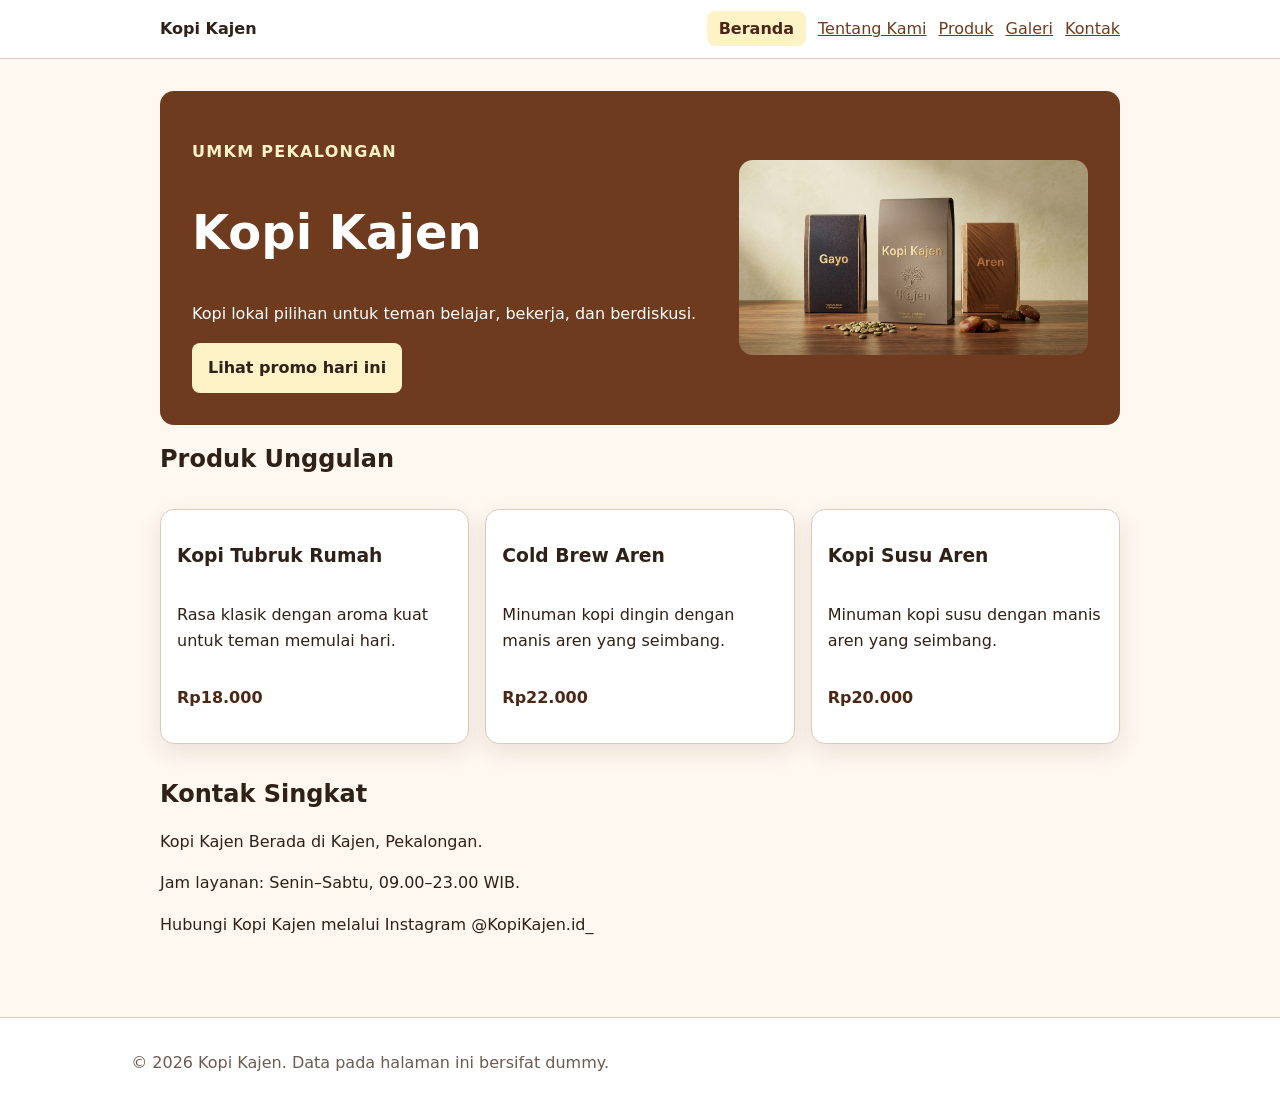
<file: index.html>
<!DOCTYPE html>
<html lang="id">
    <head>
        <meta charset="utf-8"/>
        <meta name="viewport" content="width=device-width, initial-scale=1"/>
        <title>Kopi Kajen - Website UMKM</title>
        <link rel="stylesheet" href="css/style.css"/>
        <script src="js/app.js" defer></script>
    </head>
    <body>
        <a class="skip-link" href="#konten">Lewati ke konten utama</a>
        <header class="site-header">
            <nav class="nav container" aria-label="Navigasi utama">
                <a class="brand" href="index.html">Kopi Kajen</a>

                <details class="mobile-menu">
                    <summary aria-label="Buka menu navigasi">
                        <span class="hamburger" aria-hidden="true">☰</span>
                        <span>Menu</span>
                    </summary>

                    <ul>
                        <li><a aria-current="page" href="index.html">Beranda</a></li>
                        <li><a href="tentang.html">Tentang Kami</a></li>
                        <li><a href="produk.html">Produk</a></li>
                        <li><a href="galeri.html">Galeri</a></li>
                        <li><a href="kontak.html">Kontak</a></li>
                    </ul>
                </details>

                <ul class="desktop-menu">
                    <li><a aria-current="page" href="index.html">Beranda</a></li>
                    <li><a href="tentang.html">Tentang Kami</a></li>
                    <li><a href="produk.html">Produk</a></li>
                    <li><a href="galeri.html">Galeri</a></li>
                    <li><a href="kontak.html">Kontak</a></li>
                </ul>
            </nav>
        </header>

        <main id="konten" class="page">
            <section class="hero" aria-labelledby="hero-title">
                <div class="hero-content">
                    <p class="eyebrow">UMKM Pekalongan</p>
                    <h1 id="hero-title">Kopi Kajen</h1>
                    <p>Kopi lokal pilihan untuk teman belajar, bekerja, dan berdiskusi.</p>
                    <button id="promoButton" type="button">Lihat promo hari ini</button>
                </div>
                <img class="hero-image" src="assets/images/etalase-kopi.jpg" width="1370" height="768" alt="Etalase Kopi Kajen berisi kemasan kopi lokal" />
            </section>

            <section aria-labelledby="produk-title">
                <h2 id="produk-title">Produk Unggulan</h2>
                <div class="product-grid">
                    <article class="product-card">
                        <h3>Kopi Tubruk Rumah</h3>
                        <p>Rasa klasik dengan aroma kuat untuk teman memulai hari.</p>
                        <p class="price">Rp18.000</p>
                    </article>
                    <article class="product-card">
                        <h3>Cold Brew Aren</h3>
                        <p>Minuman kopi dingin dengan manis aren yang seimbang.</p>
                        <p class="price">Rp22.000</p>
                    </article>
                    <article class="product-card">
                        <h3>Kopi Susu Aren</h3>
                        <p>Minuman kopi susu dengan manis aren yang seimbang.</p>
                        <p class="price">Rp20.000</p>
                    </article>
                </div>
            </section> 

            <section id="kontak-singkat" aria-labelledby="kontak-title">
                <h2 id="kontak-title">Kontak Singkat</h2>
                <p>Kopi Kajen Berada di Kajen, Pekalongan.</p>
                <p>Jam layanan: Senin–Sabtu, 09.00–23.00 WIB.</p>
                <p>Hubungi Kopi Kajen melalui Instagram @KopiKajen.id_</p>
            </section> 
        </main>

        <footer class="site-footer">
            <p>&copy; 2026 Kopi Kajen. Data pada halaman ini bersifat dummy.</p>
        </footer>
        <script src="js/script.js"></script>
    </body>
</html>
</file>
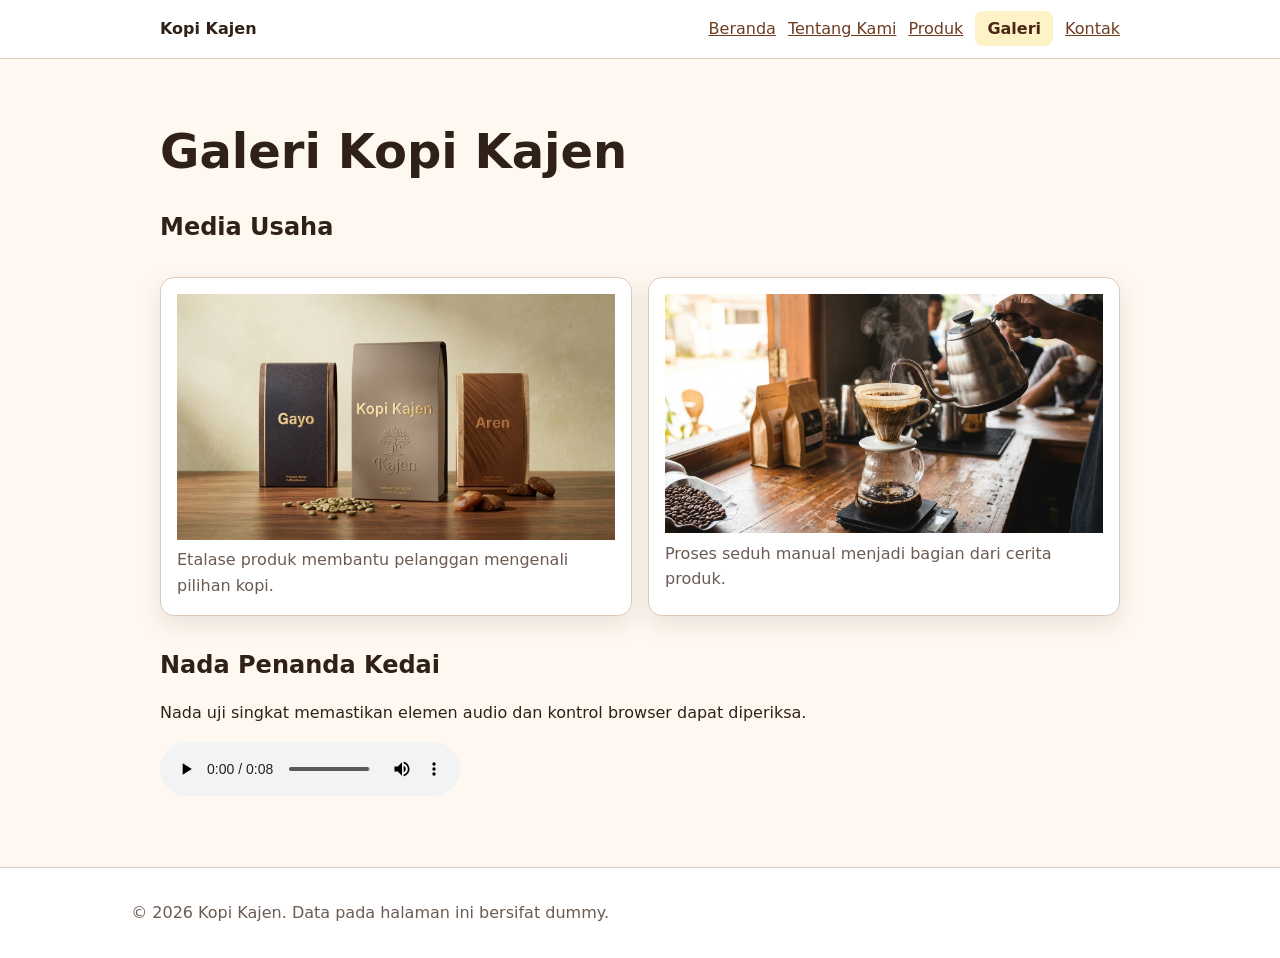
<file: galeri.html>
<!doctype html>
<html lang="id">
<head>
  <meta charset="utf-8">
  <meta name="viewport" content="width=device-width, initial-scale=1" />
  <title>Galeri Kopi Kajen - Website UMKM</title>
  <link rel="stylesheet" href="css/style.css" />
  <script src="js/app.js" defer></script>
</head>
<body>
  <a class="skip-link" href="#konten">Lewati ke konten utama</a>
  <header class="site-header">
    <nav class="nav container" aria-label="Navigasi utama">
      <a class="brand" href="index.html">Kopi Kajen</a>

      <details class="mobile-menu">
        <summary aria-label="Buka menu navigasi">
          <span class="hamburger" aria-hidden="true">☰</span>
          <span>Menu</span>
        </summary>

        <ul>
          <li><a href="index.html">Beranda</a></li>
          <li><a href="tentang.html">Tentang Kami</a></li>
          <li><a href="produk.html">Produk</a></li>
          <li><a aria-current="page" href="galeri.html">Galeri</a></li>
          <li><a href="kontak.html">Kontak</a></li>
        </ul>
      </details>

      <ul class="desktop-menu">
        <li><a href="index.html">Beranda</a></li>
        <li><a href="tentang.html">Tentang Kami</a></li>
        <li><a href="produk.html">Produk</a></li>
        <li><a aria-current="page" href="galeri.html">Galeri</a></li>
        <li><a href="kontak.html">Kontak</a></li>
      </ul>
    </nav>
  </header>

  <main id="konten" class="page">
    <h1>Galeri Kopi Kajen</h1>
    
    <section aria-labelledby="media-title">
      <h2 id="media-title">Media Usaha</h2>
      <div class="gallery-grid">
        <figure class="media-card">
          <img src="assets/images/etalase-kopi.jpg" width="1370" height="768" loading="lazy" alt="Etalase Kopi Kajen berisi kemasan kopi" />
          <figcaption>Etalase produk membantu pelanggan mengenali pilihan kopi.</figcaption>
        </figure>
        <figure class="media-card">
          <img src="assets/images/proses-seduh.jpg" width="1408" height="768" loading="lazy" alt="Barista menuang air pada dripper kopi" />
          <figcaption>Proses seduh manual menjadi bagian dari cerita produk.</figcaption>
        </figure>
      </div>
    </section>

    <section aria-labelledby="audio-title">
      <h2 id="audio-title">Nada Penanda Kedai</h2>
      <p id="audio-note">Nada uji singkat memastikan elemen audio dan kontrol browser dapat diperiksa.</p>
      <audio controls aria-describedby="audio-note">
        <source src="assets/audio/suasana-kedai.mp3" type="audio/mpeg">
        Browser Anda tidak mendukung pemutar audio.
      </audio>
    </section>
  </main>

  <footer class="site-footer">
    <p>&copy; 2026 Kopi Kajen. Data pada halaman ini bersifat dummy.</p>
  </footer>
</body>
</html>
</file>
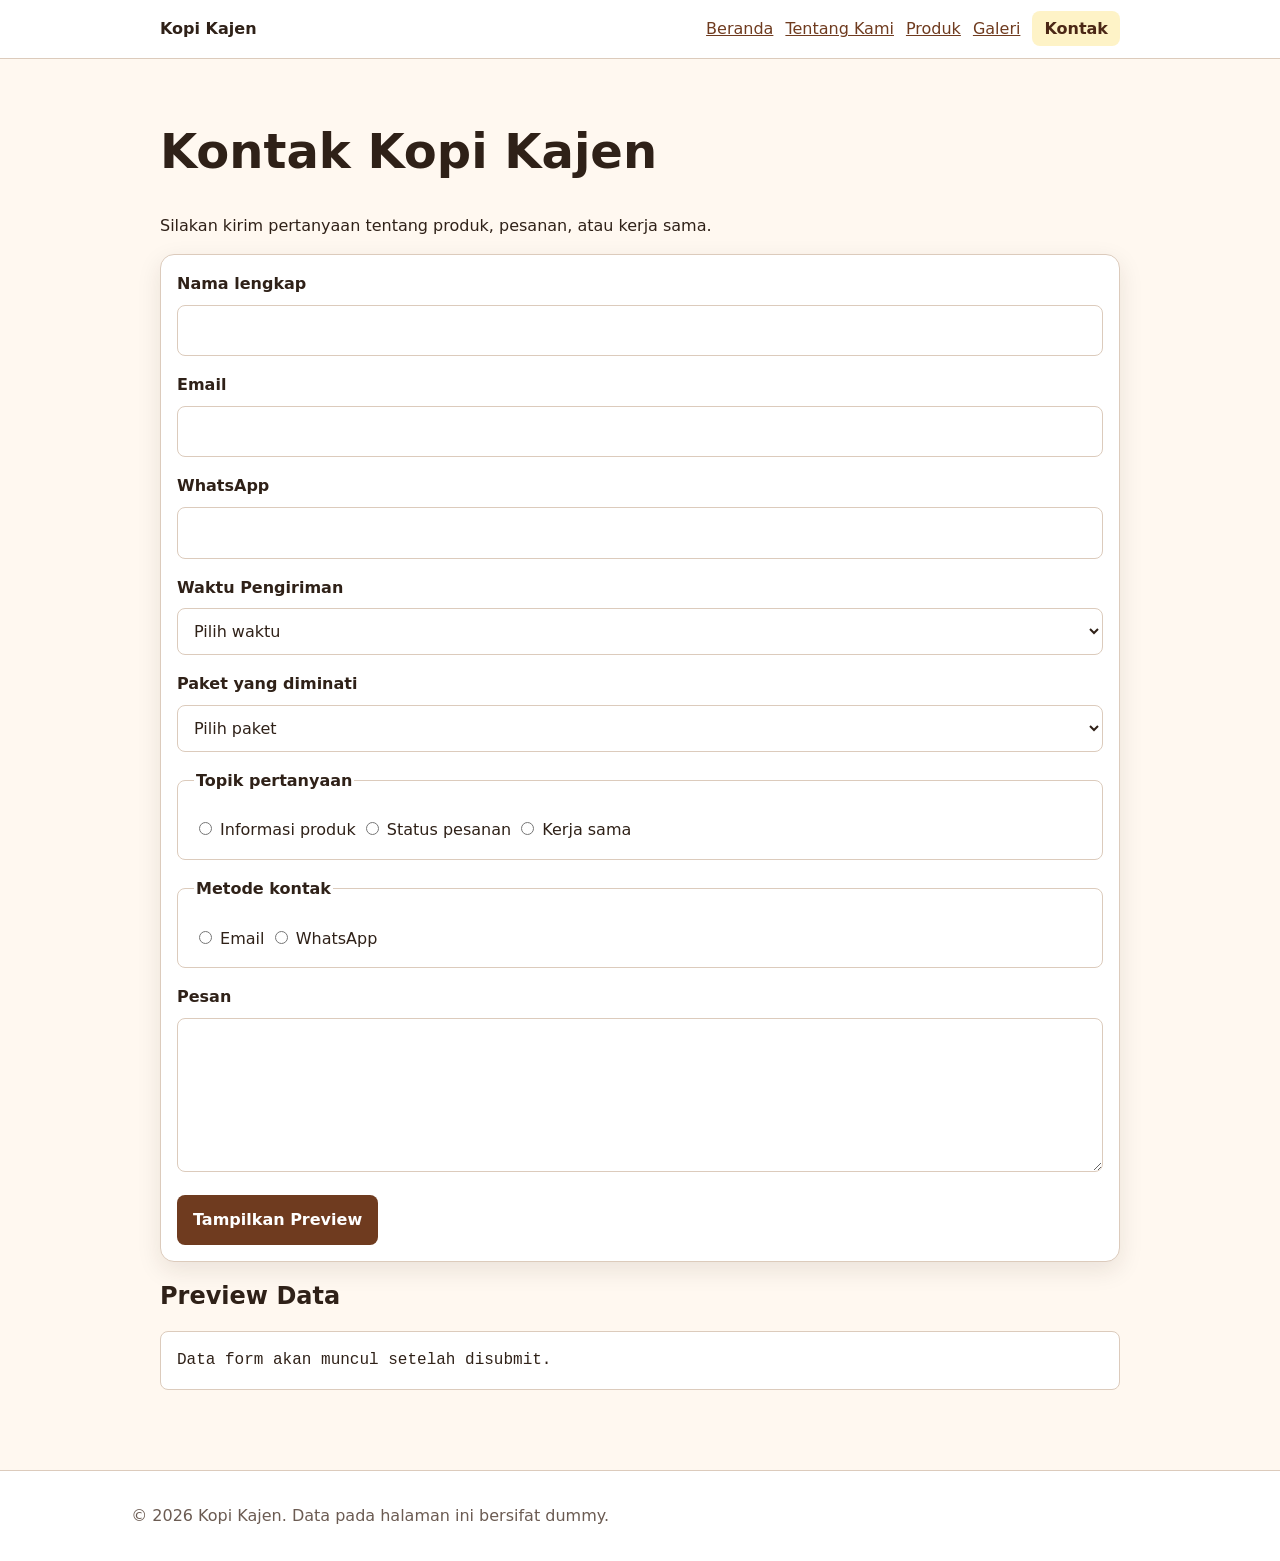
<file: kontak.html>
<!doctype html>
<html lang="id">
  <head>
    <meta charset="utf-8" />
    <meta name="viewport" content="width=device-width, initial-scale=1" />
    <title>Kontak Kopi Kajen - Website UMKM</title>
    <link rel="stylesheet" href="css/style.css" />
    <script src="js/form.js" defer></script>
    <script src="js/app.js" defer></script>
  </head>
  <body>
    <a class="skip-link" href="#konten">Lewati ke konten utama</a>
    <header class="site-header">
      <nav class="nav container" aria-label="Navigasi utama">
        <a class="brand" href="index.html">Kopi Kajen</a>

        <details class="mobile-menu">
          <summary aria-label="Buka menu navigasi">
            <span class="hamburger" aria-hidden="true">☰</span>
            <span>Menu</span>
          </summary>

          <ul>
            <li><a href="index.html">Beranda</a></li>
            <li><a href="tentang.html">Tentang Kami</a></li>
            <li><a href="produk.html">Produk</a></li>
            <li><a href="galeri.html">Galeri</a></li>
            <li><a aria-current="page" href="kontak.html">Kontak</a></li>
          </ul>
        </details>

        <ul class="desktop-menu">
          <li><a href="index.html">Beranda</a></li>
          <li><a href="tentang.html">Tentang Kami</a></li>
          <li><a href="produk.html">Produk</a></li>
          <li><a href="galeri.html">Galeri</a></li>
          <li><a aria-current="page" href="kontak.html">Kontak</a></li>
        </ul>
      </nav>
    </header>
    
    <main id="konten" class="page">
      <h1>Kontak Kopi Kajen</h1>
      <p>Silakan kirim pertanyaan tentang produk, pesanan, atau kerja sama.</p>

      <form id="form-kontak" action="#" method="post">
        <div class="field">
          <label for="nama">Nama lengkap</label>
          <input id="nama" name="nama" type="text" autocomplete="name" required />
        </div>

        <div class="field">
          <label for="email">Email</label>
          <input id="email" name="email" type="email" autocomplete="email" required />
        </div>

        <div class="field">
          <label for="whatsapp">WhatsApp</label>
          <input id="whatsapp" name="whatsapp" type="tel" autocomplete="tel" required />
        </div>

        <div class="field">
          <label for="waktu">Waktu Pengiriman</label>
          <select id="waktu" name="waktu" required>
            <option value="">Pilih waktu</option>
            <option value="pagi">Pagi </option>
            <option value="siang">Siang </option>
            <option value="sore">Sore </option>
            <option value="malam">Malam </option>
          </select>
        </div>

        <div class="field">
          <label for="paket">Paket yang diminati</label>
          <select id="paket" name="paket" required>
            <option value="">Pilih paket</option>
            <option value="rumahan">Paket rumahan</option>
            <option value="kantor">Paket kantor</option>
            <option value="reseller">Paket reseller</option>
          </select>
        </div>

        <fieldset>
          <legend>Topik pertanyaan</legend>
          <label><input type="radio" name="topik" value="produk" required /> Informasi produk</label>
          <label><input type="radio" name="topik" value="pesanan" /> Status pesanan</label>
          <label><input type="radio" name="topik" value="kerja sama" /> Kerja sama</label>
        </fieldset>

        <fieldset>
          <legend>Metode kontak</legend>
          <label><input type="radio" name="metode" value="email" /> Email</label>
          <label><input type="radio" name="metode" value="whatsapp" /> WhatsApp</label>
        </fieldset>

        <div class="field">
          <label for="pesan">Pesan</label>
          <textarea id="pesan" name="pesan" rows="5" required minlength="10"></textarea>
        </div>

        <button type="submit">Tampilkan Preview</button>
      </form>

      <section aria-labelledby="preview-title">
        <h2 id="preview-title">Preview Data</h2>
        <pre id="preview-form" aria-live="polite">Data form akan muncul setelah disubmit.</pre>
      </section>
    </main>

    <footer class="site-footer">
      <p>&copy; 2026 Kopi Kajen. Data pada halaman ini bersifat dummy.</p>
    </footer>
  </body>
</html>
</file>
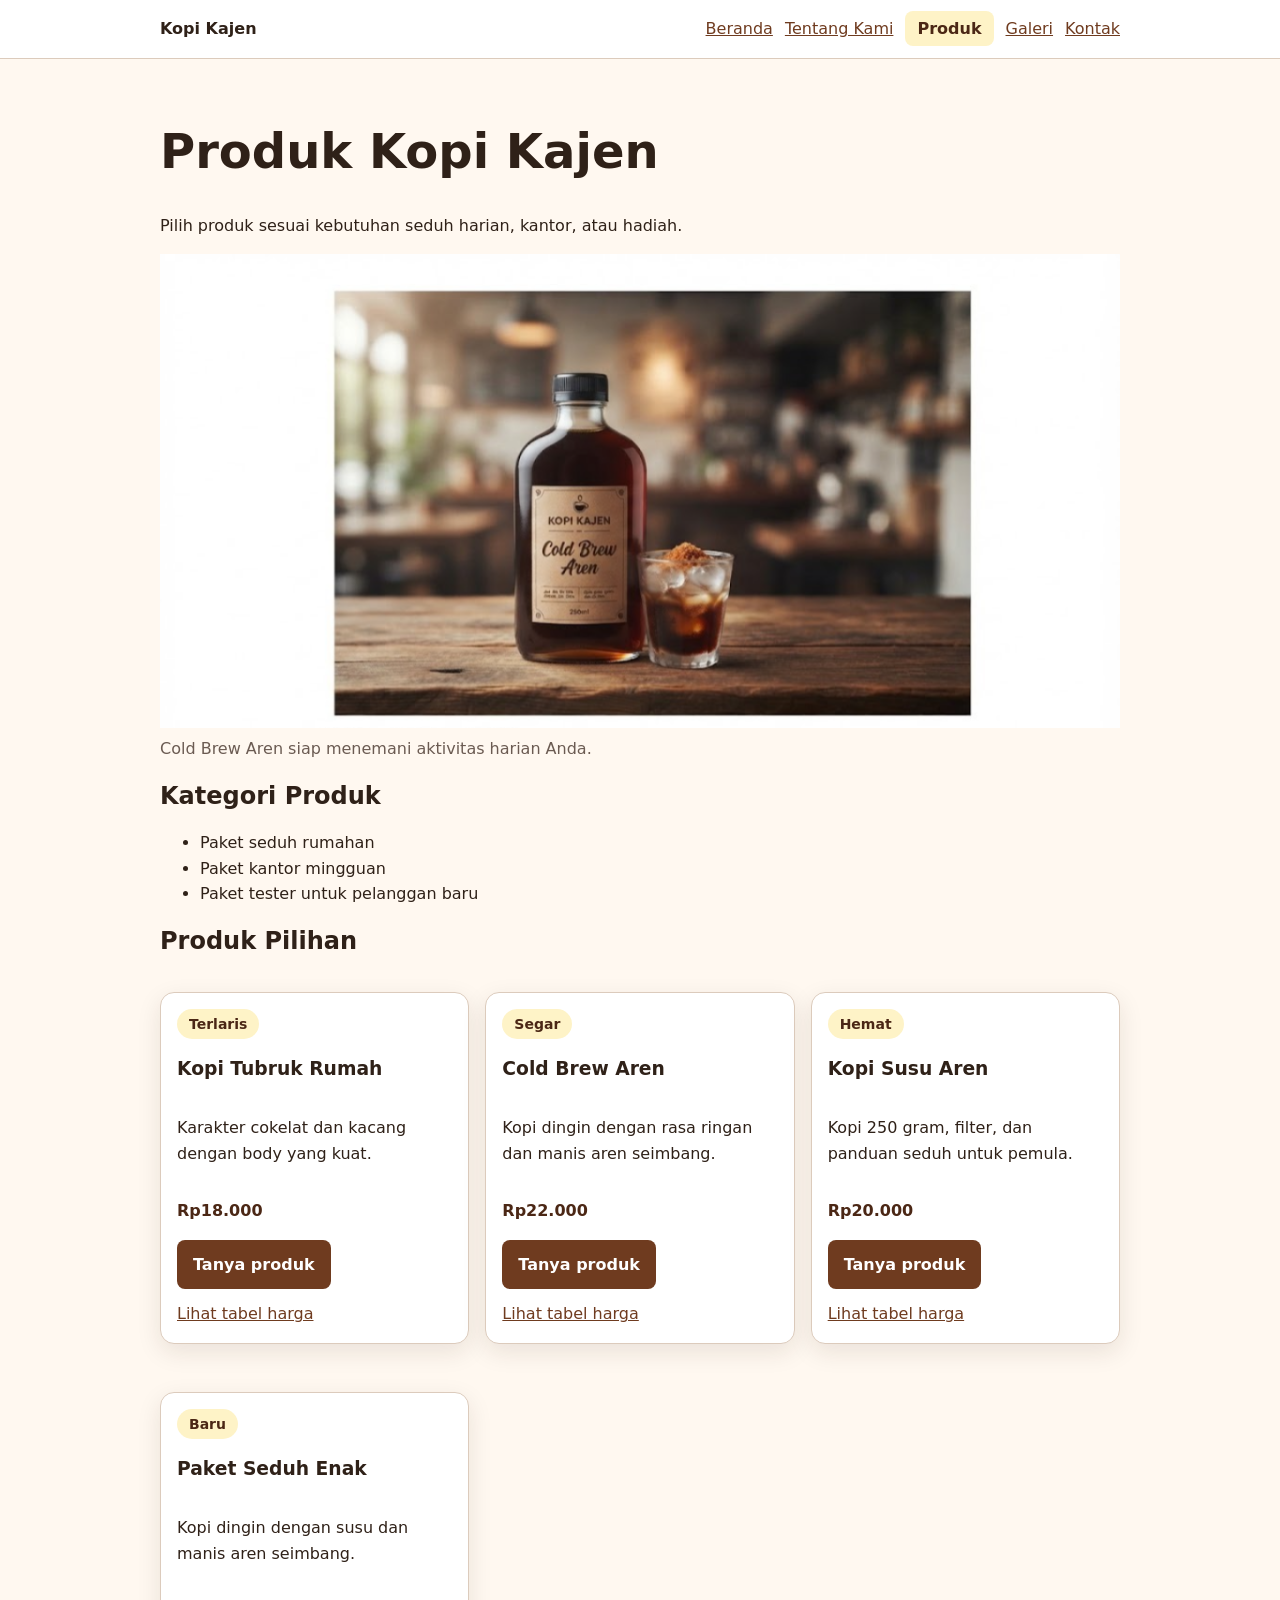
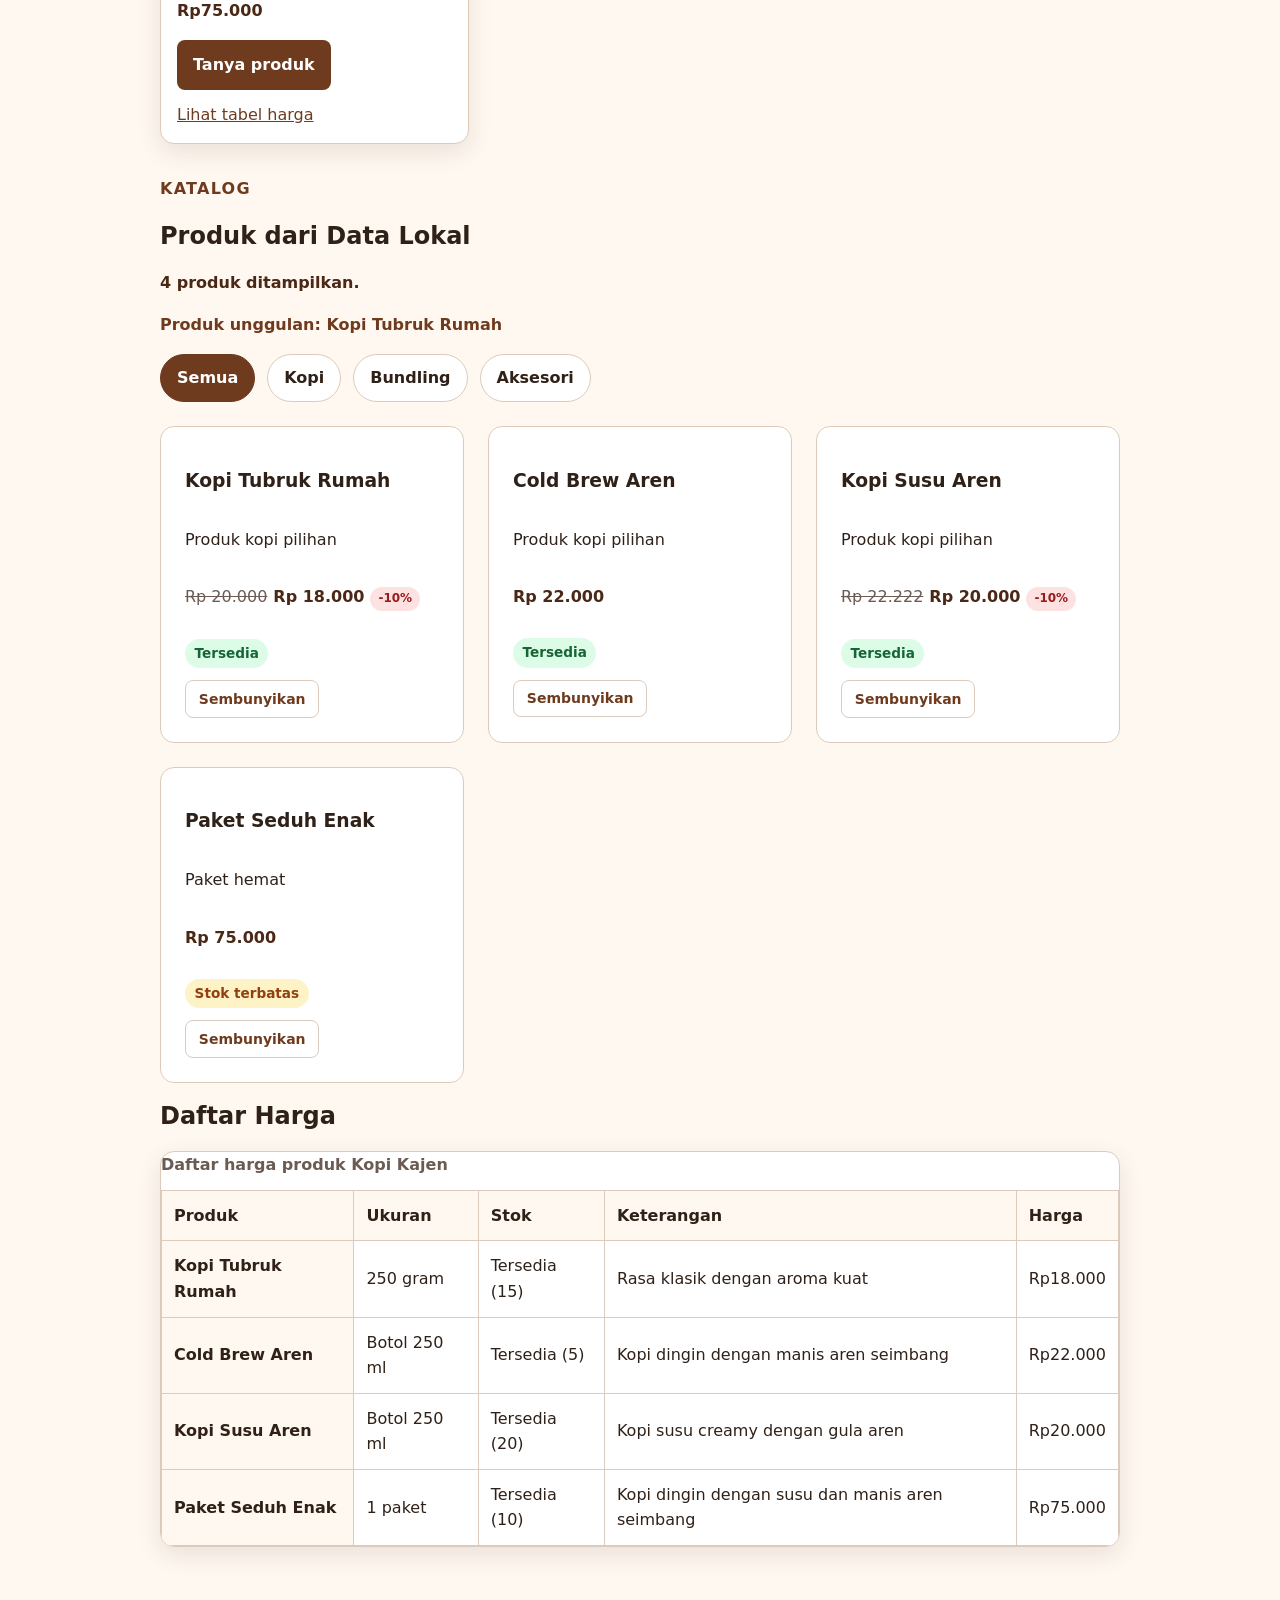
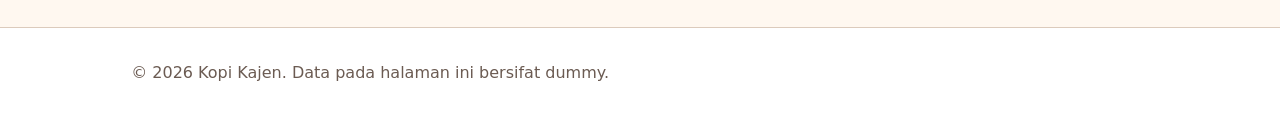
<file: produk.html>
<!doctype html>
<html lang="id">
<head>
  <meta charset="utf-8">
  <meta name="viewport" content="width=device-width, initial-scale=1" />
  <title>Produk Kopi Kajen - Website UMKM</title>
  <link rel="stylesheet" href="css/style.css" />
  <script src="js/app.js" defer></script>
</head>
<body>
  <a class="skip-link" href="#konten">Lewati ke konten utama</a>
  <header class="site-header">
    <nav class="nav container" aria-label="Navigasi utama">
      <a class="brand" href="index.html">Kopi Kajen</a>

      <details class="mobile-menu">
        <summary aria-label="Buka menu navigasi">
          <span class="hamburger" aria-hidden="true">☰</span>
          <span>Menu</span>
        </summary>

        <ul>
          <li><a href="index.html">Beranda</a></li>
          <li><a href="tentang.html">Tentang Kami</a></li>
          <li><a aria-current="page" href="produk.html">Produk</a></li>
          <li><a href="galeri.html">Galeri</a></li>
          <li><a href="kontak.html">Kontak</a></li>
        </ul>
      </details>

      <ul class="desktop-menu">
        <li><a href="index.html">Beranda</a></li>
        <li><a href="tentang.html">Tentang Kami</a></li>
        <li><a aria-current="page" href="produk.html">Produk</a></li>
        <li><a href="galeri.html">Galeri</a></li>
        <li><a href="kontak.html">Kontak</a></li>
      </ul>
    </nav>
  </header>

  <main id="konten" class="page">
    <h1>Produk Kopi Kajen</h1>
    <p>Pilih produk sesuai kebutuhan seduh harian, kantor, atau hadiah.</p>

    <section aria-labelledby="visual-produk-title">
      <h2 id="visual-produk-title" class="sr-only">Visual Produk</h2>
      <figure>
        <img src="assets/images/produk-2.jpg" width="1024" height="506" alt="Botol kemasan Cold Brew Aren lengkap dengan gelas es kopi" />
        <figcaption>Cold Brew Aren siap menemani aktivitas harian Anda.</figcaption>
      </figure>
    </section>

    <section aria-labelledby="kategori-title">
      <h2 id="kategori-title">Kategori Produk</h2>
      <ul>
        <li>Paket seduh rumahan</li>
        <li>Paket kantor mingguan</li>
        <li>Paket tester untuk pelanggan baru</li>
      </ul>
    </section>

    <section aria-labelledby="produk-pilihan-title">
      <h2 id="produk-pilihan-title">Produk Pilihan</h2>
      <div class="product-grid">
        <article class="product-card">
          <span class="product-badge">Terlaris</span>
          <h3>Kopi Tubruk Rumah</h3>
          <p>Karakter cokelat dan kacang dengan body yang kuat.</p>
          <p class="price">Rp18.000</p>
          <div class="card-actions">
            <a class="button" href="kontak.html">Tanya produk</a>
            <a href="#harga-title">Lihat tabel harga</a>
          </div>
        </article>
        <article class="product-card">
          <span class="product-badge">Segar</span>
          <h3>Cold Brew Aren</h3>
          <p>Kopi dingin dengan rasa ringan dan manis aren seimbang.</p>
          <p class="price">Rp22.000</p>
          <div class="card-actions">
            <a class="button" href="kontak.html">Tanya produk</a>
            <a href="#harga-title">Lihat tabel harga</a>
          </div>
        </article>
        <article class="product-card">
          <span class="product-badge">Hemat</span>
          <h3>Kopi Susu Aren</h3>
          <p>Kopi 250 gram, filter, dan panduan seduh untuk pemula.</p>
          <p class="price">Rp20.000</p>
          <div class="card-actions">
            <a class="button" href="kontak.html">Tanya produk</a>
            <a href="#harga-title">Lihat tabel harga</a>
          </div>
        </article>
        <article class="product-card">
          <span class="product-badge">Baru</span>
          <h3>Paket Seduh Enak</h3>
          <p>Kopi dingin dengan susu dan manis aren seimbang.</p>
          <p class="price">Rp75.000</p>
          <div class="card-actions">
            <a class="button" href="kontak.html">Tanya produk</a>
            <a href="#harga-title">Lihat tabel harga</a>
          </div>
        </article>
      </div>
    </section>

    <section class="product-section" aria-labelledby="produk-dinamis-title">
      <div class="section-heading">
        <p class="eyebrow">Katalog</p>
        <h2 id="produk-dinamis-title">Produk dari Data Lokal</h2>
        <p id="produk-status" class="produk-status">Produk belum dimuat.</p>
        <p id="produk-unggulan">Produk unggulan akan ditentukan melalui JavaScript.</p>
      </div>

      <div class="filter-bar" aria-label="Filter kategori produk">
        <button type="button" class="filter-button is-active" data-filter="Semua">Semua</button>
        <button type="button" class="filter-button" data-filter="Kopi">Kopi</button>
        <button type="button" class="filter-button" data-filter="Bundling">Bundling</button>
        <button type="button" class="filter-button" data-filter="Aksesori">Aksesori</button>
      </div>

      <div id="produk-grid" class="js-product-grid" aria-live="polite"></div>
    </section>

    <section aria-labelledby="harga-title">
      <h2 id="harga-title">Daftar Harga</h2>
      <div class="table-scroll" role="region" aria-labelledby="daftar-harga-caption" tabindex="0">
        <table>
          <caption id="daftar-harga-caption">Daftar harga produk Kopi Kajen</caption>
          <thead>
            <tr>
              <th scope="col">Produk</th>
              <th scope="col">Ukuran</th>
              <th scope="col">Stok</th>
              <th scope="col">Keterangan</th>
              <th scope="col">Harga</th>
            </tr>
          </thead>
          <tbody>
            <tr>
              <th scope="row">Kopi Tubruk Rumah</th>
              <td>250 gram</td>
              <td>Tersedia (15)</td>
              <td>Rasa klasik dengan aroma kuat</td>
              <td>Rp18.000</td>
            </tr>
            <tr>
              <th scope="row">Cold Brew Aren</th>
              <td>Botol 250 ml</td>
              <td>Tersedia (5)</td>
              <td>Kopi dingin dengan manis aren seimbang</td>
              <td>Rp22.000</td>
            </tr>
            <tr>
              <th scope="row">Kopi Susu Aren</th>
              <td>Botol 250 ml</td>
              <td>Tersedia (20)</td>
              <td>Kopi susu creamy dengan gula aren</td>
              <td>Rp20.000</td>
            </tr>
            <tr>
              <th scope="row">Paket Seduh Enak</th>
              <td>1 paket</td>
              <td>Tersedia (10)</td>
              <td>Kopi dingin dengan susu dan manis aren seimbang</td>
              <td>Rp75.000</td>
            </tr>
          </tbody>
        </table>
      </div>
    </section>
  </main>

  <footer class="site-footer">
    <p>&copy; 2026 Kopi Kajen. Data pada halaman ini bersifat dummy.</p>
  </footer>
  <script src="js/script.js"></script>
</body>
</html>
</file>
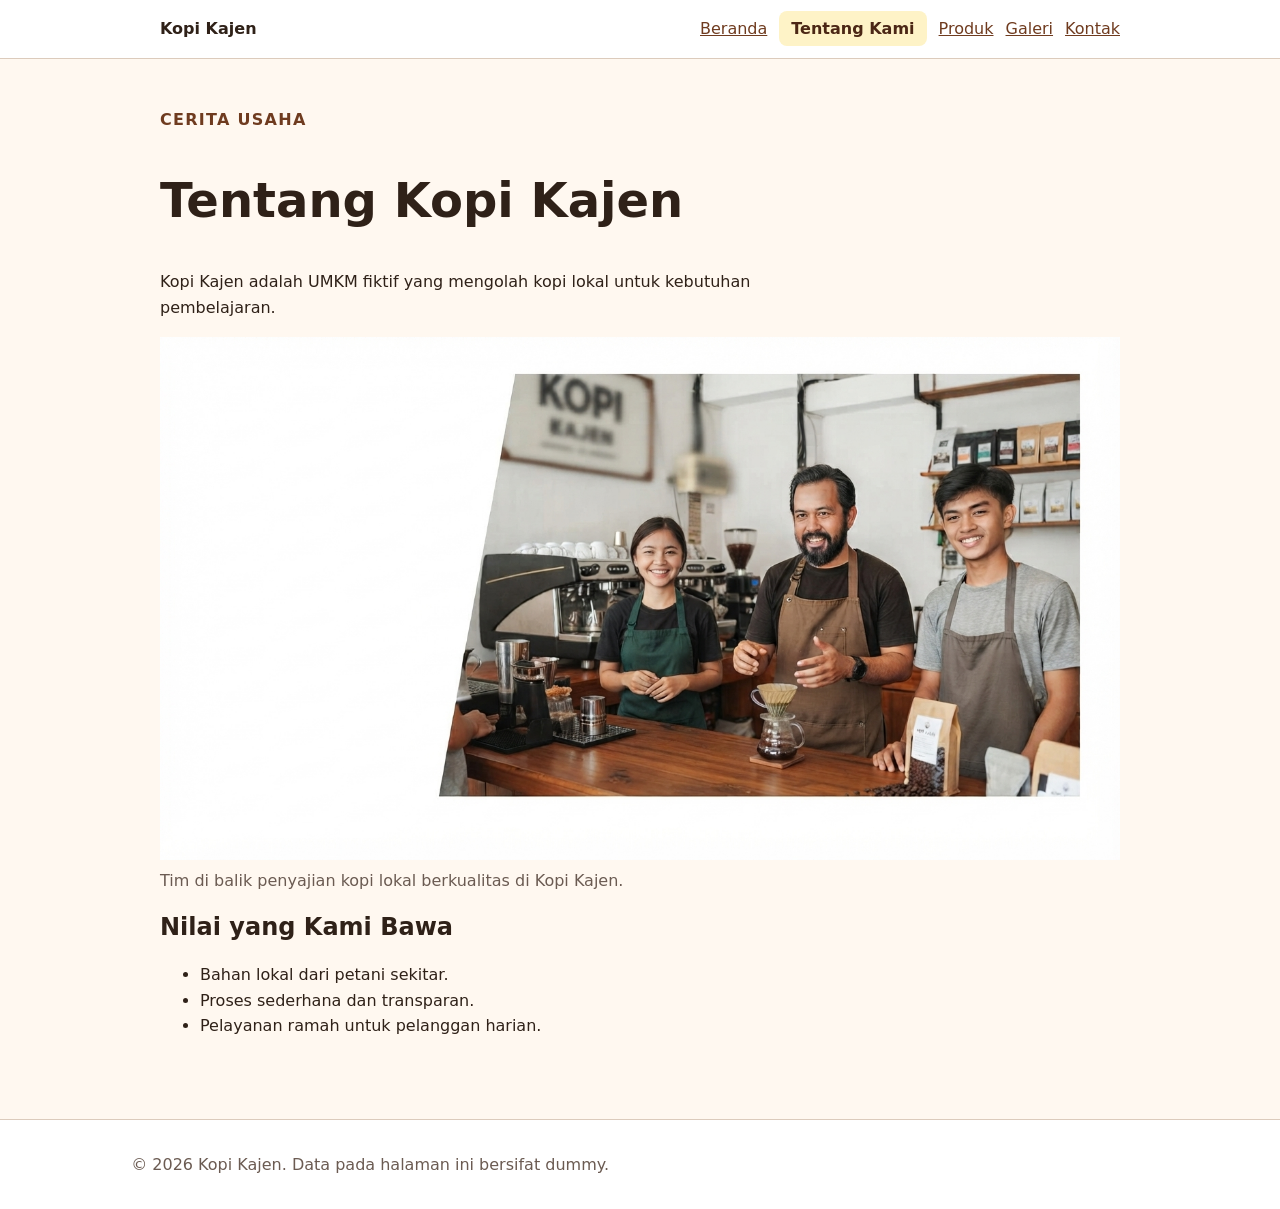
<file: tentang.html>
<!doctype html>
<html lang="id">
  <head>
    <meta charset="utf-8" />
    <meta name="viewport" content="width=device-width, initial-scale=1" />
    <title>Tentang Kopi Kajen - Website UMKM</title>
    <link rel="stylesheet" href="css/style.css" />
    <script src="js/app.js" defer></script>
  </head>
  <body>
    <a class="skip-link" href="#konten">Lewati ke konten utama</a>
    <header class="site-header">
      <nav class="nav container" aria-label="Navigasi utama">
        <a class="brand" href="index.html">Kopi Kajen</a>

        <details class="mobile-menu">
          <summary aria-label="Buka menu navigasi">
            <span class="hamburger" aria-hidden="true">☰</span>
            <span>Menu</span>
          </summary>

          <ul>
            <li><a href="index.html">Beranda</a></li>
            <li><a aria-current="page" href="tentang.html">Tentang Kami</a></li>
            <li><a href="produk.html">Produk</a></li>
            <li><a href="galeri.html">Galeri</a></li>
            <li><a href="kontak.html">Kontak</a></li>
          </ul>
        </details>

        <ul class="desktop-menu">
          <li><a href="index.html">Beranda</a></li>
          <li><a aria-current="page" href="tentang.html">Tentang Kami</a></li>
          <li><a href="produk.html">Produk</a></li>
          <li><a href="galeri.html">Galeri</a></li>
          <li><a href="kontak.html">Kontak</a></li>
        </ul>
      </nav>
    </header>

    <main id="konten" class="page">
      <section aria-labelledby="tentang-title">
        <p class="eyebrow">Cerita Usaha</p>
        <h1 id="tentang-title">Tentang Kopi Kajen</h1>
        <p>Kopi Kajen adalah UMKM fiktif yang mengolah kopi lokal untuk kebutuhan pembelajaran.</p>
        
        <figure>
          <img src="assets/images/tim.jpg" width="1408" height="768" loading="lazy" alt="Tim barista dan pengelola Kopi Kajen di dalam kedai" />
          <figcaption>Tim di balik penyajian kopi lokal berkualitas di Kopi Kajen.</figcaption>
        </figure>
      </section>

      <section aria-labelledby="nilai-title">
        <h2 id="nilai-title">Nilai yang Kami Bawa</h2>
        <ul>
          <li>Bahan lokal dari petani sekitar.</li>
          <li>Proses sederhana dan transparan.</li>
          <li>Pelayanan ramah untuk pelanggan harian.</li>
        </ul>
      </section>
    </main>

    <footer class="site-footer">
      <p>&copy; 2026 Kopi Kajen. Data pada halaman ini bersifat dummy.</p>
    </footer>
  </body>
</html>
</file>
<file: css/style.css>
:root {
  --color-primary: #6f3b1f;
  --color-primary-strong: #4b2715;
  --color-text: #2f2118;
  --color-muted: #6b5b52;
  --color-surface: #ffffff;
  --color-surface-soft: #fff8f0;
  --color-border: #dccbbc;
  --color-focus: #1d4ed8;
  --space-1: 0.5rem;
  --space-2: 0.75rem;
  --space-3: 1rem;
  --space-4: 1.5rem;
  --space-5: 2rem;
  --radius-sm: 0.5rem;
  --radius-md: 0.875rem;
  --shadow-card: 0 0.5rem 1.5rem rgb(47 33 24 / 0.1);
}

*,
*::before,
*::after {
  box-sizing: border-box;
}

html { color-scheme: light; }

body {
  margin: 0;
  color: var(--color-text);
  background: var(--color-surface-soft);
  font-family: system-ui, -apple-system, BlinkMacSystemFont, "Segoe UI", sans-serif;
  font-size: 1rem;
  line-height: 1.6;
}

img { max-width: 100%; height: auto; }
a { color: var(--color-primary); }
a:hover { color: var(--color-primary-strong); }
:focus-visible { outline: 3px solid var(--color-focus); outline-offset: 3px; }

.sr-only {
  position: absolute;
  width: 1px;
  height: 1px;
  padding: 0;
  margin: -1px;
  overflow: hidden;
  clip: rect(0, 0, 0, 0);
  white-space: nowrap;
  border: 0;
}

.skip-link {
  position: absolute;
  top: -5rem;
  left: var(--space-3);
  padding: var(--space-2) var(--space-3);
  color: var(--color-surface);
  background: var(--color-text);
}
.skip-link:focus { top: var(--space-3); }

.site-header,
.site-footer {
  padding: var(--space-3) var(--space-4);
  background: var(--color-surface);
  border-bottom: 1px solid var(--color-border);
}
.site-footer {
  margin-top: var(--space-5);
  color: var(--color-muted);
  text-align: center;
  border-top: 1px solid var(--color-border);
  border-bottom: 0;
}

.nav,
.page { width: min(100% - 2rem, 60rem); margin-inline: auto; }

.nav {
  display: flex;
  flex-direction: row;
  align-items: center;
  justify-content: space-between;
  gap: var(--space-3);
}

.brand {
  display: inline-block;
  margin-bottom: 0;
  color: var(--color-text);
  font-weight: 800;
  text-decoration: none;
}

.nav ul { 
  padding: 0; 
  margin: 0; 
  list-style: none;
  display: flex; 
  gap: var(--space-2); 
  flex-wrap: wrap; 
}
.nav li { margin: 0; }
.nav a[aria-current="page"] {
  padding: var(--space-1) var(--space-2);
  color: var(--color-primary-strong);
  font-weight: 700;
  text-decoration: none;
  background: #fef3c7;
  border-radius: var(--radius-sm);
}
.page { padding-block: var(--space-5); }

.nav .desktop-menu {
  display: none; 
}

.mobile-menu {
  position: relative;
  width: auto;
}

.mobile-menu summary {
  list-style: none;
  cursor: pointer;
  display: inline-flex;
  align-items: center;
  gap: var(--space-2);
  padding: var(--space-2) var(--space-3);
  background: var(--color-surface-soft);
  border: 1px solid var(--color-border);
  border-radius: var(--radius-sm);
  font-weight: 700;
}

.mobile-menu summary::-webkit-details-marker {
  display: none;
}

.mobile-menu ul {
  position: absolute;
  top: calc(100% + 0.5rem);
  right: 0;
  left: auto;
  min-width: 12rem;
  background: var(--color-surface);
  border: 1px solid var(--color-border);
  border-radius: var(--radius-md);
  box-shadow: var(--shadow-card);
  padding: var(--space-2);
  margin: 0;
  list-style: none;
  display: flex;
  flex-direction: column;
  gap: var(--space-1);
  z-index: 10;
}

.hero {
  padding: var(--space-4);
  color: var(--color-surface);
  background: var(--color-primary);
  border-radius: var(--radius-md);
  display: grid;
  grid-template-columns: 1fr;
  gap: var(--space-4);
  align-items: center;
}
.hero-image { width: 100%; border-radius: var(--radius-md); }

h1, h2, h3 { line-height: 1.2; text-wrap: balance; }
h1 { font-size: clamp(2rem, 5vw, 3rem); }
p, li { max-width: 68ch; }
.eyebrow { color: var(--color-primary); font-weight: 800; letter-spacing: 0.08em; text-transform: uppercase; }
.hero .eyebrow { color: #fef3c7; }
.price { color: var(--color-primary-strong); font-weight: 800; }

.button,
button {
  display: inline-block;
  padding: var(--space-2) var(--space-3);
  color: var(--color-surface);
  font: inherit;
  font-weight: 700;
  text-decoration: none;
  cursor: pointer;
  background: var(--color-primary);
  border: 0;
  border-radius: var(--radius-sm);
}
.button:hover,
button:hover { color: var(--color-surface); background: var(--color-primary-strong); }
.hero button { color: var(--color-text); background: #fef3c7; }
.hero button:hover { color: var(--color-text); background: #fde68a; }

.promo-text {
  display: none;
  margin-top: var(--space-3);
  padding: var(--space-3);
  background: #fef3c7;
  color: var(--color-primary-strong);
  border-radius: var(--radius-sm);
  font-weight: 700;
}

.product-card,
.media-card,
table,
form {
  margin-block: var(--space-3);
  padding: var(--space-3);
  background: var(--color-surface);
  border: 1px solid var(--color-border);
  border-radius: var(--radius-md);
  box-shadow: var(--shadow-card);
}

.product-card {
  display: flex;
  flex-direction: column;
  position: relative;
}
.product-badge {
  align-self: flex-start;
  padding: 0.25rem var(--space-2);
  color: var(--color-primary-strong);
  font-size: 0.875rem;
  font-weight: 800;
  background: #fef3c7;
  border-radius: 999px;
}
.card-actions {
  display: flex;
  gap: var(--space-2);
  align-items: center;
  flex-wrap: wrap;
  margin-top: auto;
}

.product-grid,
.gallery-grid {
  display: grid;
  grid-template-columns: 1fr;
  gap: var(--space-3);
}

figure { margin-inline: 0; }
figcaption,
caption { color: var(--color-muted); }

.table-scroll {
  max-width: 100%;
  overflow-x: auto;
  margin-block: var(--space-3);
  border-radius: var(--radius-md);
  box-shadow: var(--shadow-card);
  background: var(--color-surface);
  border: 1px solid var(--color-border);
}
.table-scroll:focus-visible {
  outline: 3px solid var(--color-focus);
  outline-offset: 2px;
}
.table-scroll table {
  margin: 0;
  box-shadow: none;
  border: 0;
  min-width: 40rem;
}

table { width: 100%; border-collapse: collapse; border-radius: 0; }
caption { margin-bottom: var(--space-2); font-weight: 700; text-align: left; }
th,
td { padding: var(--space-2); text-align: left; border: 1px solid var(--color-border); }
th { background: var(--color-surface-soft); }

.field { margin-bottom: var(--space-3); }
.field label,
legend { display: block; margin-bottom: var(--space-1); font-weight: 700; }
.field input,
.field select,
.field textarea {
  width: 100%;
  padding: var(--space-2);
  color: inherit;
  font: inherit;
  background: var(--color-surface);
  border: 1px solid var(--color-border);
  border-radius: var(--radius-sm);
}

input[type="radio"],
input[type="checkbox"] { width: auto; }
fieldset {
  margin: 0 0 var(--space-3);
  padding: var(--space-3);
  border: 1px solid var(--color-border);
  border-radius: var(--radius-sm);
}

audio { max-width: 100%; }

#preview-form {
  padding: var(--space-3);
  white-space: pre-wrap;
  background: var(--color-surface);
  border: 1px solid var(--color-border);
  border-radius: var(--radius-sm);
}

@media (min-width: 42rem) {
  .nav {
    flex-direction: row;
    align-items: center;
    justify-content: space-between;
  }

  .mobile-menu {
    display: none;
  }

  .nav .desktop-menu {
    display: flex;
    flex-direction: row;
    gap: var(--space-2);
    list-style: none;
    margin: 0;
    padding: 0;
    flex-wrap: wrap;
  }

  .hero {
    grid-template-columns: 1.2fr 0.8fr;
    padding: var(--space-5);
  }
}

@media (min-width: 48rem) {
  .gallery-grid {
    grid-template-columns: repeat(2, minmax(0, 1fr));
  }
}

@media (min-width: 60rem) {
  .product-grid {
    grid-template-columns: repeat(3, minmax(0, 1fr));
  }
}

.js-product-grid {
  display: grid;
  grid-template-columns: repeat(auto-fit, minmax(14rem, 1fr));
  gap: var(--space-4);
}

.js-product-card {
  display: flex;
  flex-direction: column;
  align-items: flex-start;
  padding: var(--space-4);
  border: 1px solid var(--color-border);
  border-radius: var(--radius-md);
  background: var(--color-surface);
}

.stock-badge {
  display: inline-flex;
  margin-block-start: var(--space-2);
  padding: 0.25rem 0.6rem;
  border-radius: 999px;
  font-size: 0.85rem;
  font-weight: 700;
  background: #dcfce7;
  color: #166534;
}

.stock-badge.warning {
  background: #fef3c7;
  color: #92400e;
}

.stock-badge.empty {
  background: #fee2e2;
  color: #991b1b;
}

.price-old {
  margin-right: 6px;
  color: var(--color-muted);
  font-weight: 400;
  text-decoration: line-through;
}

.discount-badge {
  display: inline-block;
  margin-left: 6px;
  padding: 2px 8px;
  color: #991b1b;
  font-size: 0.75rem;
  font-weight: 700;
  background: #fee2e2;
  border-radius: 999px;
}

#produk-unggulan {
  font-weight: 700;
  color: var(--color-primary, #6f3b1f);
}

.filter-bar {
  display: flex;
  flex-wrap: wrap;
  gap: 0.75rem;
  margin-block: 1rem 1.5rem;
}

.filter-button {
  border: 1px solid var(--color-border);
  border-radius: 999px;
  background: var(--color-surface);
  color: var(--color-text);
  padding: 0.65rem 1rem;
  font-weight: 700;
  cursor: pointer;
}

.filter-button:hover,
.filter-button:focus-visible {
  color: var(--color-text);
  background: var(--color-surface);
  border-color: var(--color-primary);
  outline: 3px solid rgb(111 59 31 / 20%);
  outline-offset: 2px;
}

.filter-button.is-active,
.filter-button.is-active:hover {
  background: var(--color-primary);
  border-color: var(--color-primary);
  color: #ffffff;
}

.empty-state {
  grid-column: 1 / -1;
  border: 1px dashed var(--color-border);
  border-radius: 1rem;
  padding: 1rem;
  background: var(--color-surface);
  color: var(--color-muted);
}

.produk-status {
  font-weight: 700;
  color: var(--color-primary-strong);
}

.ghost-button {
  margin-top: var(--space-2);
  padding: 0.4rem 0.8rem;
  color: var(--color-primary);
  font-size: 0.875rem;
  background: transparent;
  border: 1px solid var(--color-border);
}

.ghost-button:hover {
  color: var(--color-primary-strong);
  background: var(--color-surface-soft);
  border-color: var(--color-primary);
}
</file>
